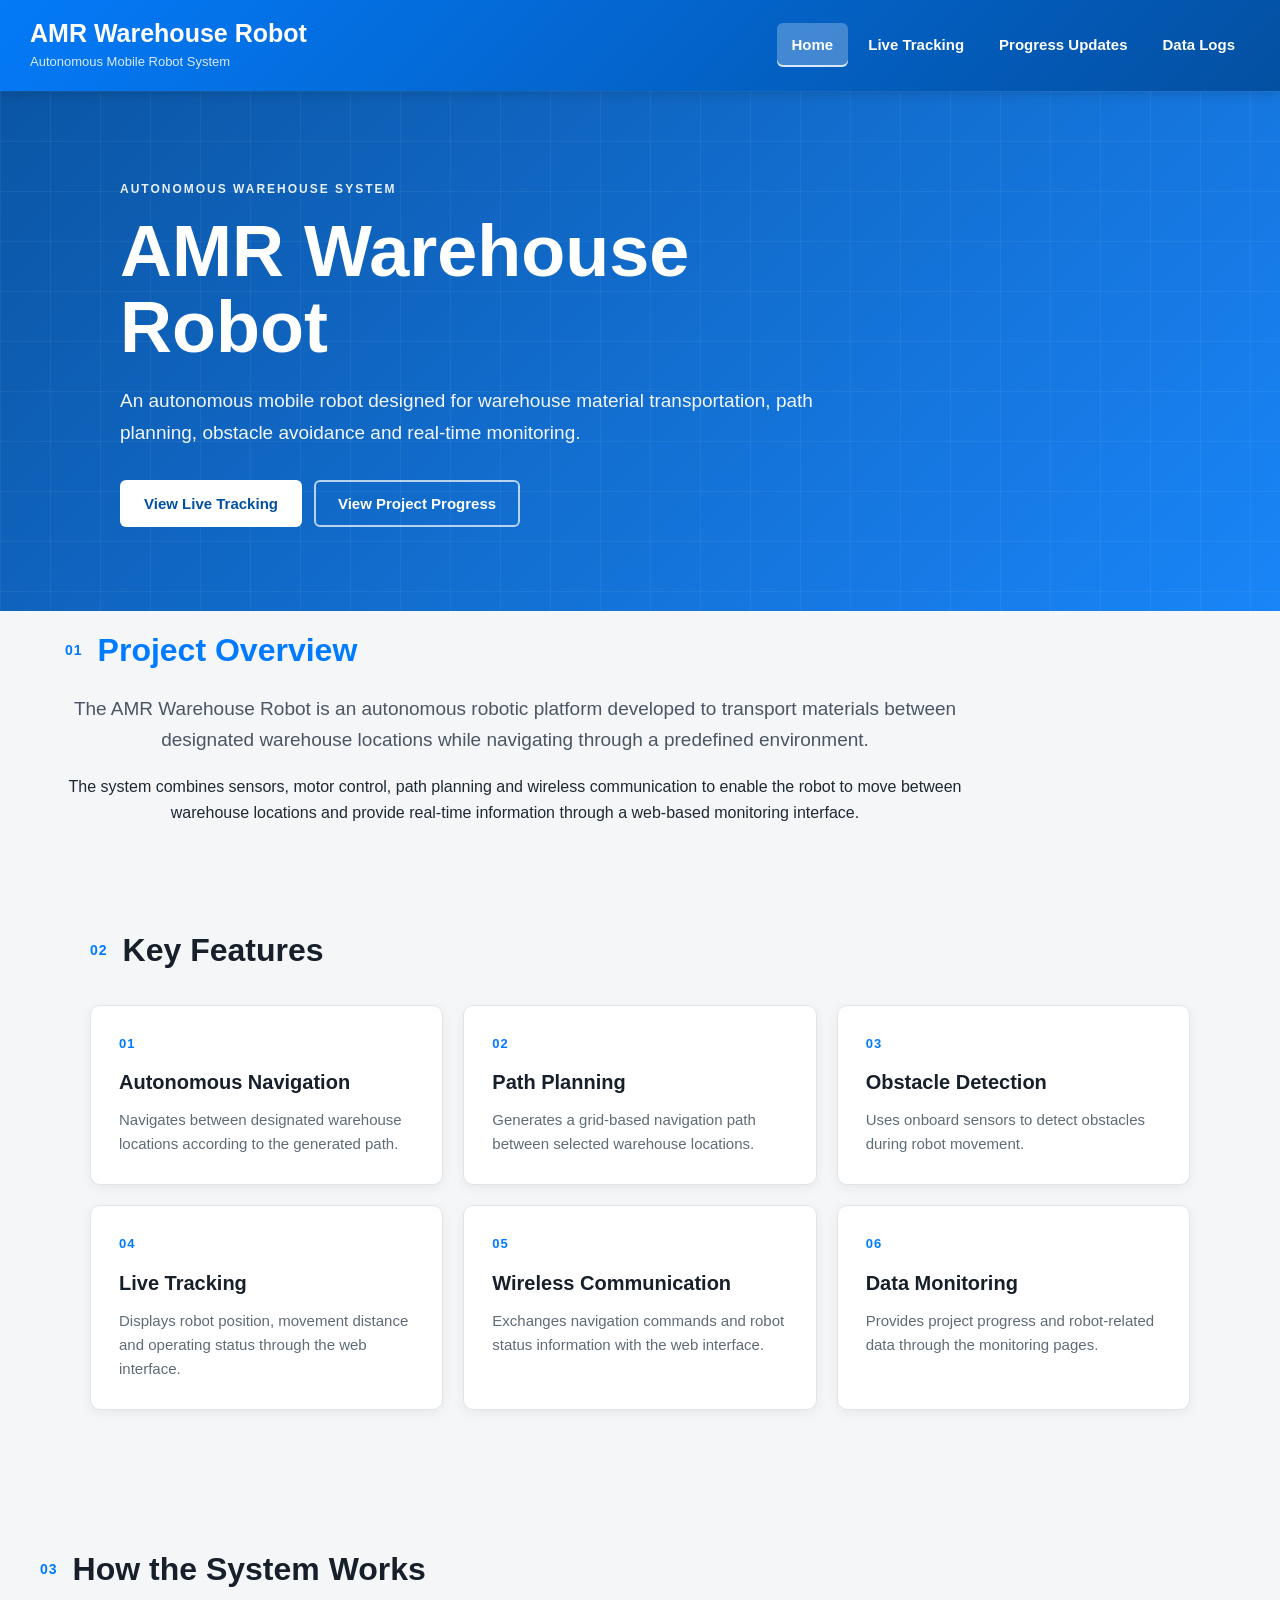
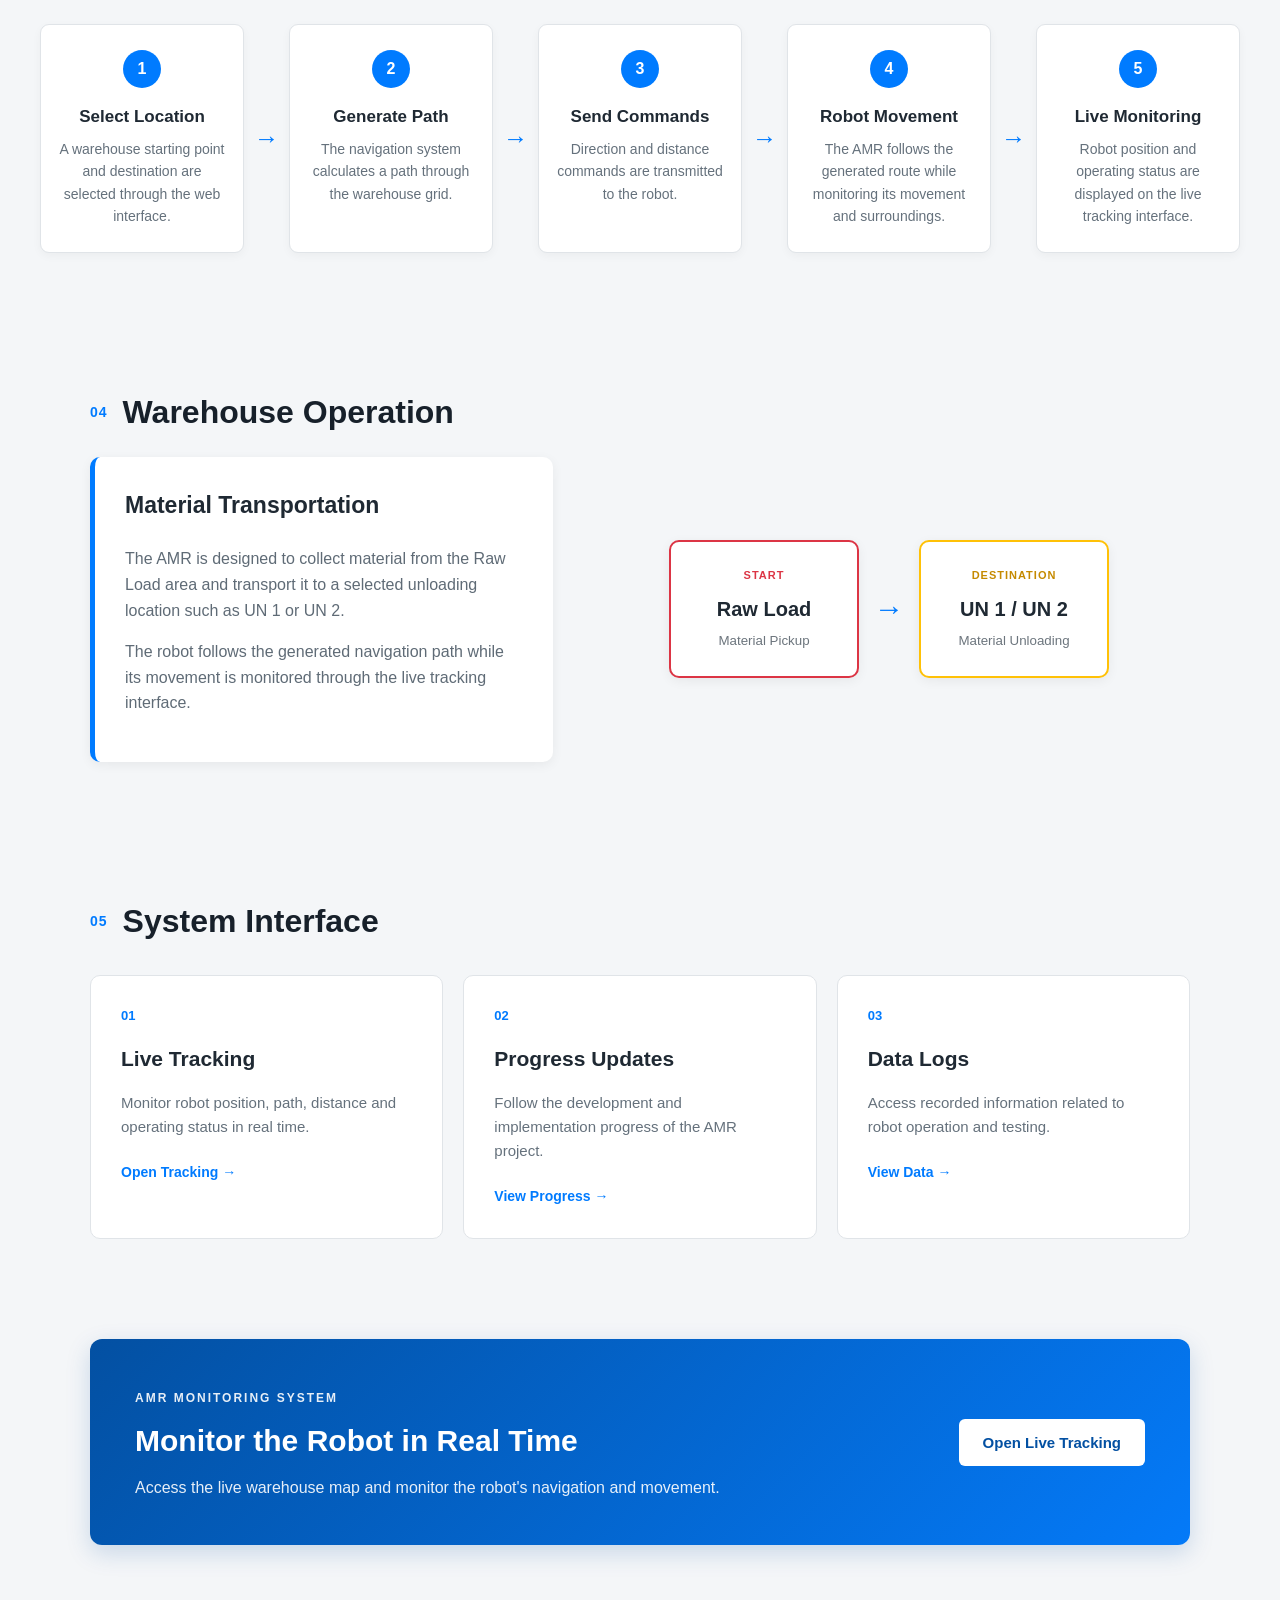
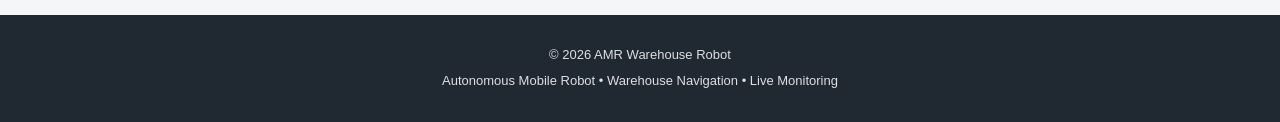
<file: index.html>
<!DOCTYPE html>
<html lang="en">
<head>
    <meta charset="UTF-8">
    <meta name="viewport" content="width=device-width, initial-scale=1.0">

    <meta name="description"
          content="AMR Warehouse Robot - Autonomous navigation, path planning, obstacle avoidance, live tracking and data monitoring.">

    <title>AMR Warehouse Robot</title>

    <link rel="stylesheet" href="style.css">
</head>

<body>

    <!-- ================= HEADER ================= -->
    <header class="site-header">

        <div class="header-container">

            <div class="logo">
                <h1>AMR Warehouse Robot</h1>
                <span>Autonomous Mobile Robot System</span>
            </div>

            <nav class="main-nav" aria-label="Main navigation">
                <a href="index.html" class="active">Home</a>
                <a href="live-tracking.html">Live Tracking</a>
                <a href="progress.html">Progress Updates</a>
                <a href="data-logs.html">Data Logs</a>
            </nav>

        </div>

    </header>


    <!-- ================= MAIN CONTENT ================= -->
    <main>

        <!-- HERO SECTION -->
        <section class="hero">

            <div class="hero-content">

                <span class="hero-label">AUTONOMOUS WAREHOUSE SYSTEM</span>

                <h2>
                    AMR Warehouse<br>
                    Robot
                </h2>

                <p>
                    An autonomous mobile robot designed for warehouse
                    material transportation, path planning, obstacle
                    avoidance and real-time monitoring.
                </p>

                <div class="hero-buttons">

                    <button
                        class="primary-btn"
                        onclick="location.href='live-tracking.html'">
                        View Live Tracking
                    </button>

                    <button
                        class="secondary-btn"
                        onclick="location.href='progress.html'">
                        View Project Progress
                    </button>

                </div>

            </div>

        </section>


        <!-- ================= PROJECT OVERVIEW ================= -->
        <section id="overview" class="content-section">

            <div class="section-heading">
                <span>01</span>
                <h2>Project Overview</h2>
            </div>

            <p class="section-intro">
                The AMR Warehouse Robot is an autonomous robotic platform
                developed to transport materials between designated
                warehouse locations while navigating through a predefined
                environment.
            </p>

            <p>
                The system combines sensors, motor control, path planning
                and wireless communication to enable the robot to move
                between warehouse locations and provide real-time
                information through a web-based monitoring interface.
            </p>

        </section>


        <!-- ================= KEY FEATURES ================= -->
        <section class="content-section">

            <div class="section-heading">
                <span>02</span>
                <h2>Key Features</h2>
            </div>

            <div class="feature-grid">

                <article class="feature-card">

                    <div class="feature-number">01</div>

                    <h3>Autonomous Navigation</h3>

                    <p>
                        Navigates between designated warehouse locations
                        according to the generated path.
                    </p>

                </article>


                <article class="feature-card">

                    <div class="feature-number">02</div>

                    <h3>Path Planning</h3>

                    <p>
                        Generates a grid-based navigation path between
                        selected warehouse locations.
                    </p>

                </article>


                <article class="feature-card">

                    <div class="feature-number">03</div>

                    <h3>Obstacle Detection</h3>

                    <p>
                        Uses onboard sensors to detect obstacles during
                        robot movement.
                    </p>

                </article>


                <article class="feature-card">

                    <div class="feature-number">04</div>

                    <h3>Live Tracking</h3>

                    <p>
                        Displays robot position, movement distance and
                        operating status through the web interface.
                    </p>

                </article>


                <article class="feature-card">

                    <div class="feature-number">05</div>

                    <h3>Wireless Communication</h3>

                    <p>
                        Exchanges navigation commands and robot status
                        information with the web interface.
                    </p>

                </article>


                <article class="feature-card">

                    <div class="feature-number">06</div>

                    <h3>Data Monitoring</h3>

                    <p>
                        Provides project progress and robot-related data
                        through the monitoring pages.
                    </p>

                </article>

            </div>

        </section>


        <!-- ================= WORKING PRINCIPLE ================= -->
        <section class="content-section working-section">

            <div class="section-heading">
                <span>03</span>
                <h2>How the System Works</h2>
            </div>

            <div class="workflow">

                <div class="workflow-step">

                    <div class="step-number">1</div>

                    <h3>Select Location</h3>

                    <p>
                        A warehouse starting point and destination are
                        selected through the web interface.
                    </p>

                </div>


                <div class="workflow-arrow">→</div>


                <div class="workflow-step">

                    <div class="step-number">2</div>

                    <h3>Generate Path</h3>

                    <p>
                        The navigation system calculates a path through
                        the warehouse grid.
                    </p>

                </div>


                <div class="workflow-arrow">→</div>


                <div class="workflow-step">

                    <div class="step-number">3</div>

                    <h3>Send Commands</h3>

                    <p>
                        Direction and distance commands are transmitted
                        to the robot.
                    </p>

                </div>


                <div class="workflow-arrow">→</div>


                <div class="workflow-step">

                    <div class="step-number">4</div>

                    <h3>Robot Movement</h3>

                    <p>
                        The AMR follows the generated route while
                        monitoring its movement and surroundings.
                    </p>

                </div>


                <div class="workflow-arrow">→</div>


                <div class="workflow-step">

                    <div class="step-number">5</div>

                    <h3>Live Monitoring</h3>

                    <p>
                        Robot position and operating status are displayed
                        on the live tracking interface.
                    </p>

                </div>

            </div>

        </section>


        <!-- ================= WAREHOUSE OPERATIONS ================= -->
        <section class="content-section">

            <div class="section-heading">
                <span>04</span>
                <h2>Warehouse Operation</h2>
            </div>

            <div class="operation-layout">

                <div class="operation-text">

                    <h3>Material Transportation</h3>

                    <p>
                        The AMR is designed to collect material from the
                        Raw Load area and transport it to a selected
                        unloading location such as UN 1 or UN 2.
                    </p>

                    <p>
                        The robot follows the generated navigation path
                        while its movement is monitored through the
                        live tracking interface.
                    </p>

                </div>


                <div class="operation-locations">

                    <div class="location-card raw-load">
                        <span>START</span>
                        <strong>Raw Load</strong>
                        <small>Material Pickup</small>
                    </div>

                    <div class="location-arrow">→</div>

                    <div class="location-card destination">
                        <span>DESTINATION</span>
                        <strong>UN 1 / UN 2</strong>
                        <small>Material Unloading</small>
                    </div>

                </div>

            </div>

        </section>


        <!-- ================= WEBSITE MODULES ================= -->
        <section class="content-section">

            <div class="section-heading">
                <span>05</span>
                <h2>System Interface</h2>
            </div>

            <div class="interface-grid">

                <a href="live-tracking.html" class="interface-card">

                    <span class="interface-icon">01</span>

                    <h3>Live Tracking</h3>

                    <p>
                        Monitor robot position, path, distance and
                        operating status in real time.
                    </p>

                    <span class="interface-link">
                        Open Tracking →
                    </span>

                </a>


                <a href="progress.html" class="interface-card">

                    <span class="interface-icon">02</span>

                    <h3>Progress Updates</h3>

                    <p>
                        Follow the development and implementation progress
                        of the AMR project.
                    </p>

                    <span class="interface-link">
                        View Progress →
                    </span>

                </a>


                <a href="data-logs.html" class="interface-card">

                    <span class="interface-icon">03</span>

                    <h3>Data Logs</h3>

                    <p>
                        Access recorded information related to robot
                        operation and testing.
                    </p>

                    <span class="interface-link">
                        View Data →
                    </span>

                </a>

            </div>

        </section>


        <!-- ================= CALL TO ACTION ================= -->
        <section class="cta-section">

            <div>

                <span class="hero-label">AMR MONITORING SYSTEM</span>

                <h2>Monitor the Robot in Real Time</h2>

                <p>
                    Access the live warehouse map and monitor the robot's
                    navigation and movement.
                </p>

            </div>

            <button
                class="primary-btn"
                onclick="location.href='live-tracking.html'">
                Open Live Tracking
            </button>

        </section>

    </main>


    <!-- ================= FOOTER ================= -->
    <footer>

        <p>
            © 2026 AMR Warehouse Robot
        </p>

        <p>
            Autonomous Mobile Robot • Warehouse Navigation • Live Monitoring
        </p>

    </footer>


</body>
</html>
</file>
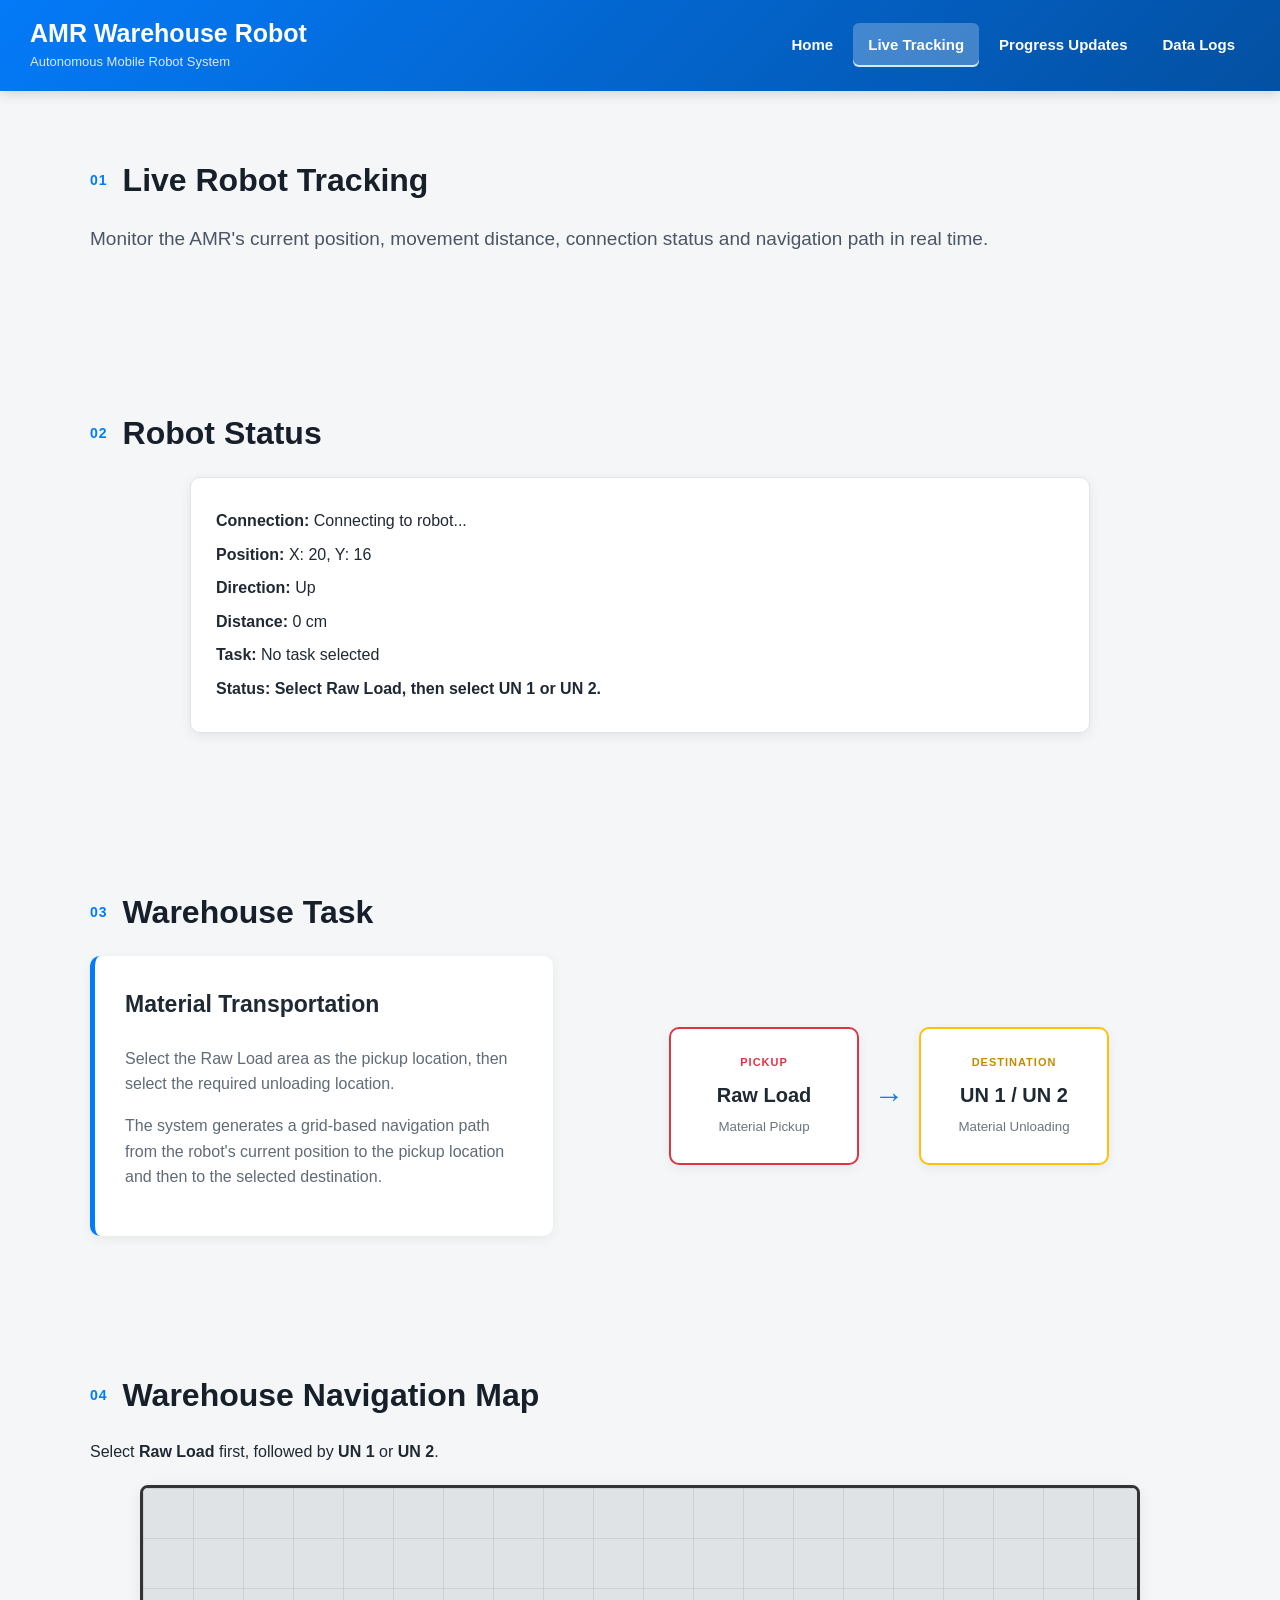
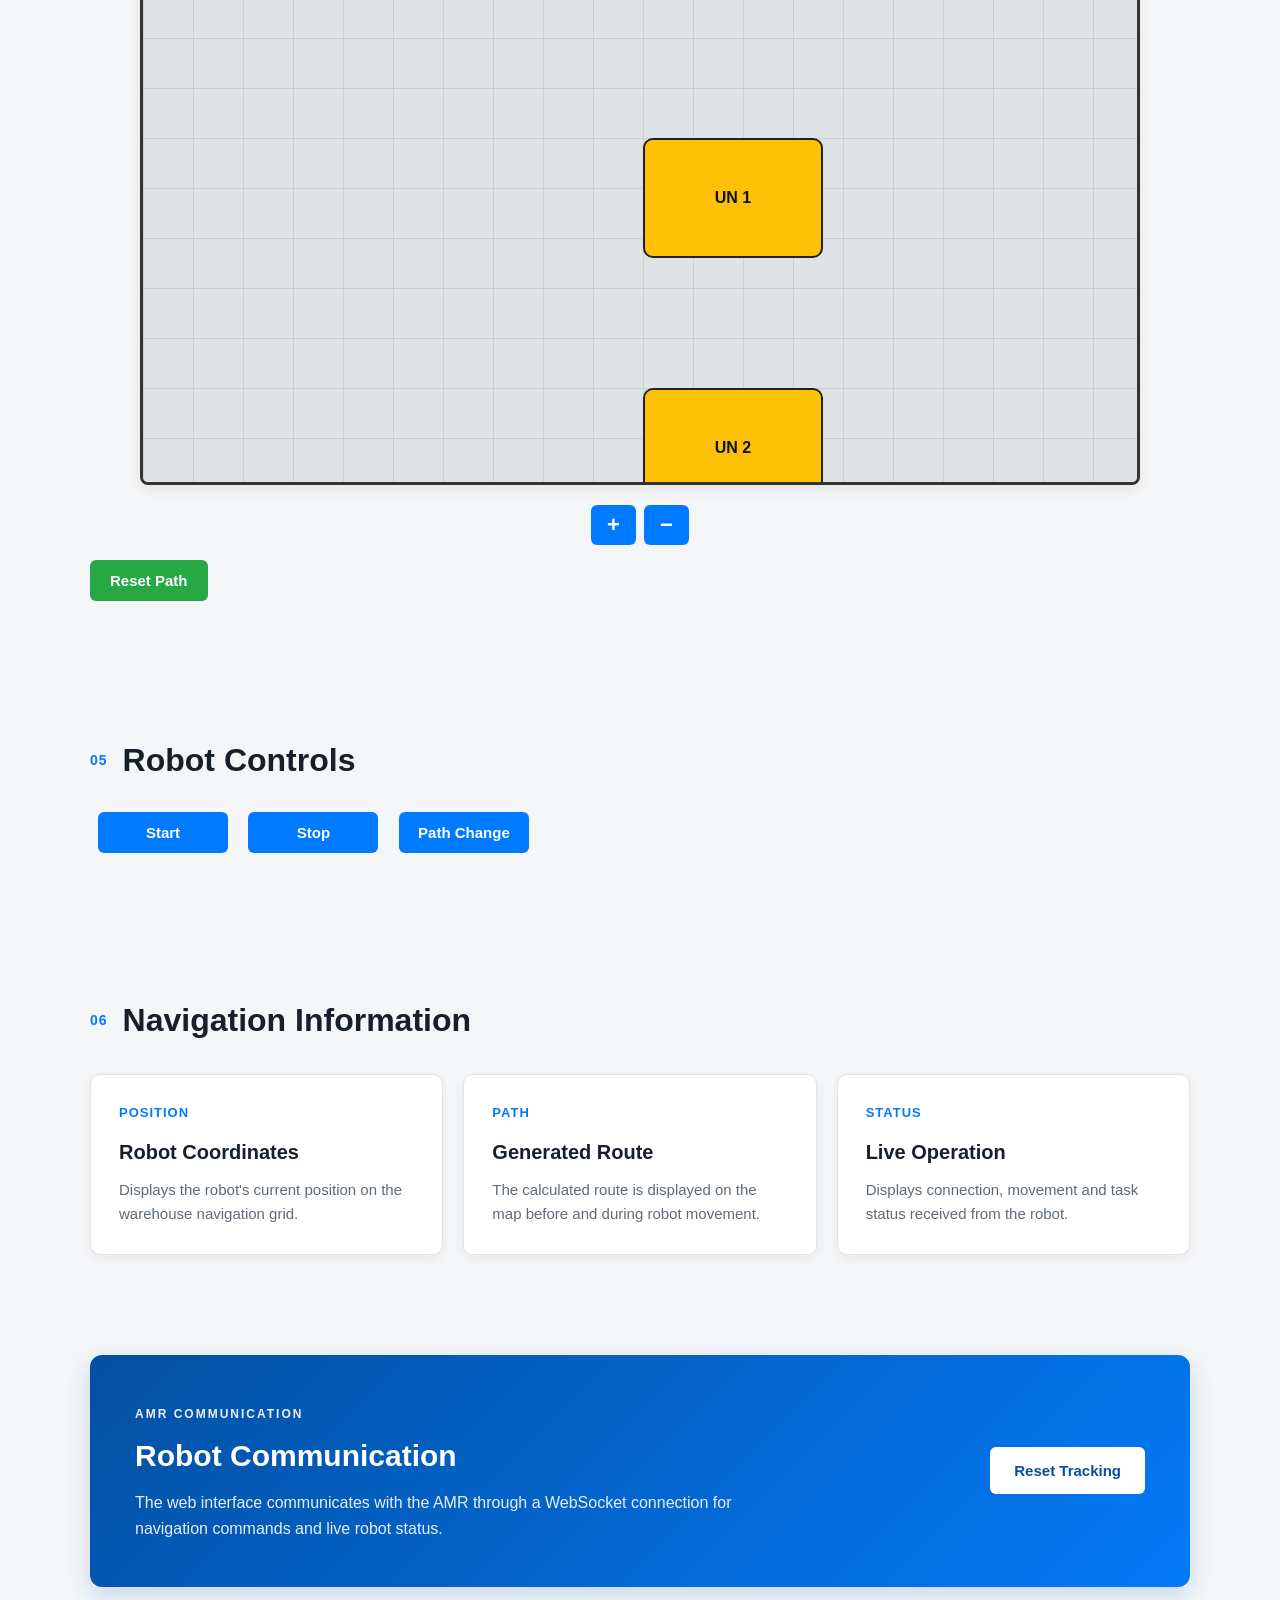
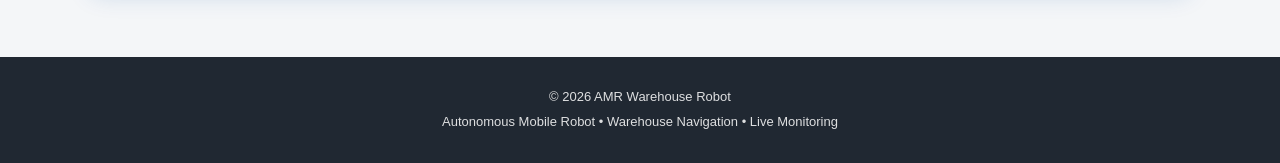
<file: live-tracking.html>
<!DOCTYPE html>
<html lang="en">

<head>
    <meta charset="UTF-8">
    <meta name="viewport" content="width=device-width, initial-scale=1.0">

    <meta name="description"
          content="Live monitoring and navigation interface for the AMR Warehouse Robot.">

    <title>AMR Robot - Live Tracking</title>

    <link rel="stylesheet" href="style.css">
    <script src="script.js" defer></script>
</head>


<body>

    <!-- =====================================================
         HEADER
         ===================================================== -->

    <header class="site-header">

        <div class="header-container">

            <div class="logo">
                <h1>AMR Warehouse Robot</h1>
                <span>Autonomous Mobile Robot System</span>
            </div>

            <nav class="main-nav" aria-label="Main navigation">

                <a href="index.html">
                    Home
                </a>

                <a href="live-tracking.html" class="active">
                    Live Tracking
                </a>

                <a href="progress.html">
                    Progress Updates
                </a>

                <a href="data-logs.html">
                    Data Logs
                </a>

            </nav>

        </div>

    </header>


    <!-- =====================================================
         MAIN
         ===================================================== -->

    <main>


        <!-- =================================================
             PAGE INTRO
             ================================================= -->

        <section class="content-section">

            <div class="section-heading">
                <span>01</span>
                <h2>Live Robot Tracking</h2>
            </div>

            <p class="section-intro">
                Monitor the AMR's current position, movement distance,
                connection status and navigation path in real time.
            </p>

        </section>


        <!-- =================================================
             ROBOT STATUS
             ================================================= -->

        <section class="content-section">

            <div class="section-heading">
                <span>02</span>
                <h2>Robot Status</h2>
            </div>


            <div class="tracking-info">

                <p>
                    <strong>Connection:</strong>

                    <span id="connection-status">
                        Connecting to robot...
                    </span>
                </p>


                <p>
                    <strong>Position:</strong>

                    <span id="position">
                        X: 20, Y: 16
                    </span>
                </p>


                <p>
                    <strong>Direction:</strong>

                    <span id="direction">
                        Up
                    </span>
                </p>


                <p>
                    <strong>Distance:</strong>

                    <span id="distance">
                        0 cm
                    </span>
                </p>


                <p>
                    <strong>Task:</strong>

                    <span id="task">
                        No task selected
                    </span>
                </p>


                <p>
                    <strong>Status:</strong>

                    <span id="status">
                        Select Raw Load, then select UN 1 or UN 2.
                    </span>
                </p>

            </div>

        </section>


        <!-- =================================================
             TASK SELECTION
             ================================================= -->

        <section class="content-section">

            <div class="section-heading">
                <span>03</span>
                <h2>Warehouse Task</h2>
            </div>


            <div class="operation-layout">

                <div class="operation-text">

                    <h3>Material Transportation</h3>

                    <p>
                        Select the Raw Load area as the pickup location,
                        then select the required unloading location.
                    </p>

                    <p>
                        The system generates a grid-based navigation path
                        from the robot's current position to the pickup
                        location and then to the selected destination.
                    </p>

                </div>


                <div class="operation-locations">

                    <div class="location-card raw-load">

                        <span>PICKUP</span>

                        <strong>Raw Load</strong>

                        <small>
                            Material Pickup
                        </small>

                    </div>


                    <div class="location-arrow">
                        →
                    </div>


                    <div class="location-card destination">

                        <span>DESTINATION</span>

                        <strong id="selected-destination">
                            UN 1 / UN 2
                        </strong>

                        <small>
                            Material Unloading
                        </small>

                    </div>

                </div>

            </div>

        </section>


        <!-- =================================================
             NAVIGATION MAP
             ================================================= -->

        <section class="content-section">

            <div class="section-heading">
                <span>04</span>
                <h2>Warehouse Navigation Map</h2>
            </div>


            <p>
                Select <strong>Raw Load</strong> first, followed by
                <strong>UN 1</strong> or <strong>UN 2</strong>.
            </p>


            <div class="map-holder">

                <div class="map-container">

                    <!-- Navigation path -->
                    <canvas
                        id="pathCanvas"
                        width="1500"
                        height="1000">
                    </canvas>


                    <!-- Raw Load -->
                    <div
                        class="block red-block"
                        id="raw-load"
                        style="left:1100px; top:100px;">

                        Raw Load

                    </div>


                    <!-- UN 1 -->
                    <div
                        class="block yellow-block"
                        id="un1"
                        style="left:500px; top:250px;">

                        UN 1

                    </div>


                    <!-- UN 2 -->
                    <div
                        class="block yellow-block"
                        id="un2"
                        style="left:500px; top:500px;">

                        UN 2

                    </div>


                    <!-- Parking -->
                    <div
                        class="block blue-block"
                        id="parking"
                        style="left:1000px; top:800px;">

                        Parking

                    </div>

                </div>

            </div>


            <!-- Map controls -->

            <div class="zoom-controls">

                <button
                    type="button"
                    onclick="zoomIn()"
                    aria-label="Zoom in">
                    +
                </button>

                <button
                    type="button"
                    onclick="zoomOut()"
                    aria-label="Zoom out">
                    −
                </button>

            </div>


            <button
                type="button"
                class="reset-btn"
                onclick="resetPath()">

                Reset Path

            </button>

        </section>


        <!-- =================================================
             ROBOT CONTROLS
             ================================================= -->

        <section class="content-section">

            <div class="section-heading">
                <span>05</span>
                <h2>Robot Controls</h2>
            </div>


            <!-- Start -->

            <div class="dropdown">

                <button type="button">
                    Start
                </button>

                <div class="dropdown-content">

                    <a
                        href="#"
                        onclick="startNow(); return false;">

                        Start Now

                    </a>

                    <a
                        href="#"
                        onclick="customStart(); return false;">

                        Start with Delay

                    </a>

                </div>

            </div>


            <!-- Stop -->

            <div class="dropdown">

                <button type="button">
                    Stop
                </button>

                <div class="dropdown-content">

                    <a
                        href="#"
                        onclick="stopNow(); return false;">

                        Stop Now

                    </a>

                    <a
                        href="#"
                        onclick="customStop(); return false;">

                        Stop with Options

                    </a>

                </div>

            </div>


            <!-- Path Change -->

            <div class="dropdown">

                <button type="button">
                    Path Change
                </button>

                <div class="dropdown-content">

                    <a
                        href="#"
                        onclick="changeDestination(); return false;">

                        Change Destination

                    </a>

                </div>

            </div>

        </section>


        <!-- =================================================
             NAVIGATION INFORMATION
             ================================================= -->

        <section class="content-section">

            <div class="section-heading">
                <span>06</span>
                <h2>Navigation Information</h2>
            </div>


            <div class="feature-grid">

                <article class="feature-card">

                    <div class="feature-number">
                        POSITION
                    </div>

                    <h3>Robot Coordinates</h3>

                    <p>
                        Displays the robot's current position on the
                        warehouse navigation grid.
                    </p>

                </article>


                <article class="feature-card">

                    <div class="feature-number">
                        PATH
                    </div>

                    <h3>Generated Route</h3>

                    <p>
                        The calculated route is displayed on the map
                        before and during robot movement.
                    </p>

                </article>


                <article class="feature-card">

                    <div class="feature-number">
                        STATUS
                    </div>

                    <h3>Live Operation</h3>

                    <p>
                        Displays connection, movement and task status
                        received from the robot.
                    </p>

                </article>

            </div>

        </section>


        <!-- =================================================
             SYSTEM STATUS
             ================================================= -->

        <section class="cta-section">

            <div>

                <span class="hero-label">
                    AMR COMMUNICATION
                </span>

                <h2>
                    Robot Communication
                </h2>

                <p>
                    The web interface communicates with the AMR through
                    a WebSocket connection for navigation commands and
                    live robot status.
                </p>

            </div>


            <button
                type="button"
                class="primary-btn"
                onclick="resetPath()">

                Reset Tracking

            </button>

        </section>

    </main>


    <!-- =====================================================
         FOOTER
         ===================================================== -->

    <footer>

        <p>
            © 2026 AMR Warehouse Robot
        </p>

        <p>
            Autonomous Mobile Robot • Warehouse Navigation • Live Monitoring
        </p>

    </footer>

</body>

</html>
</file>
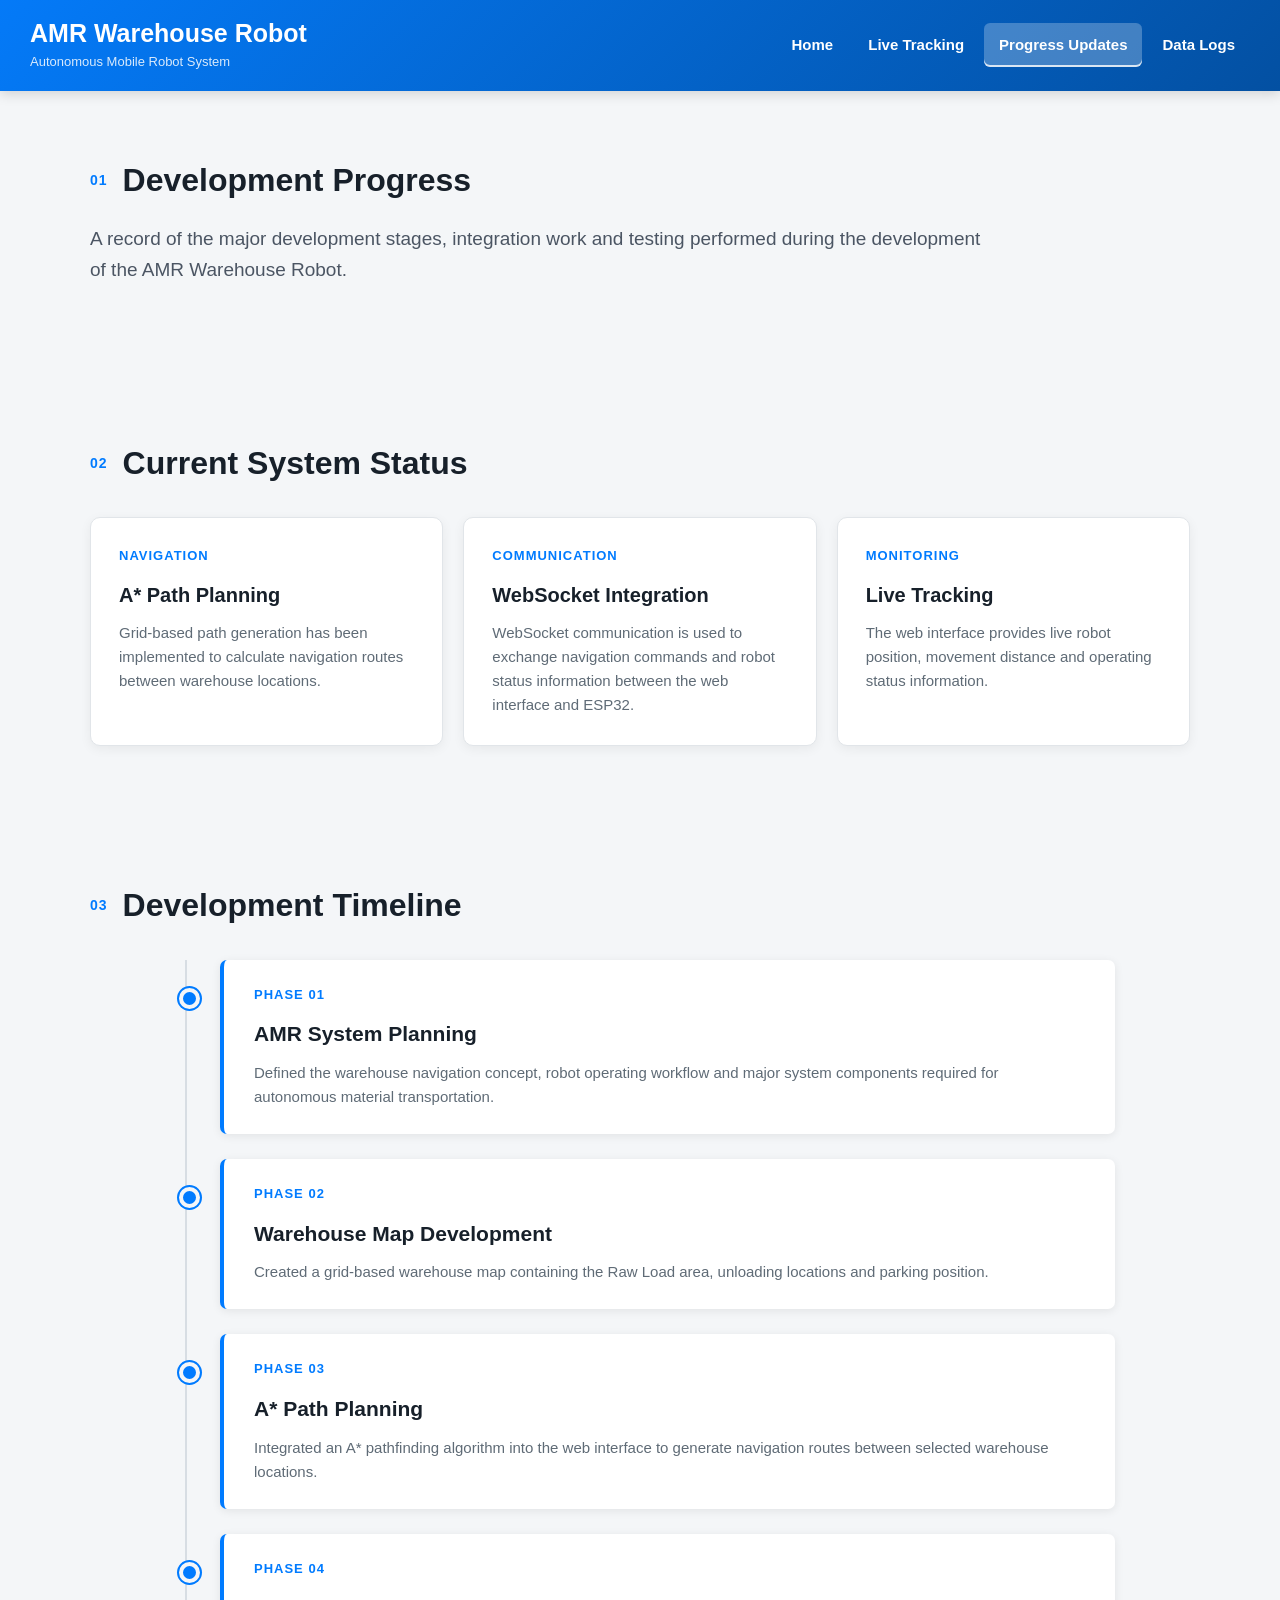
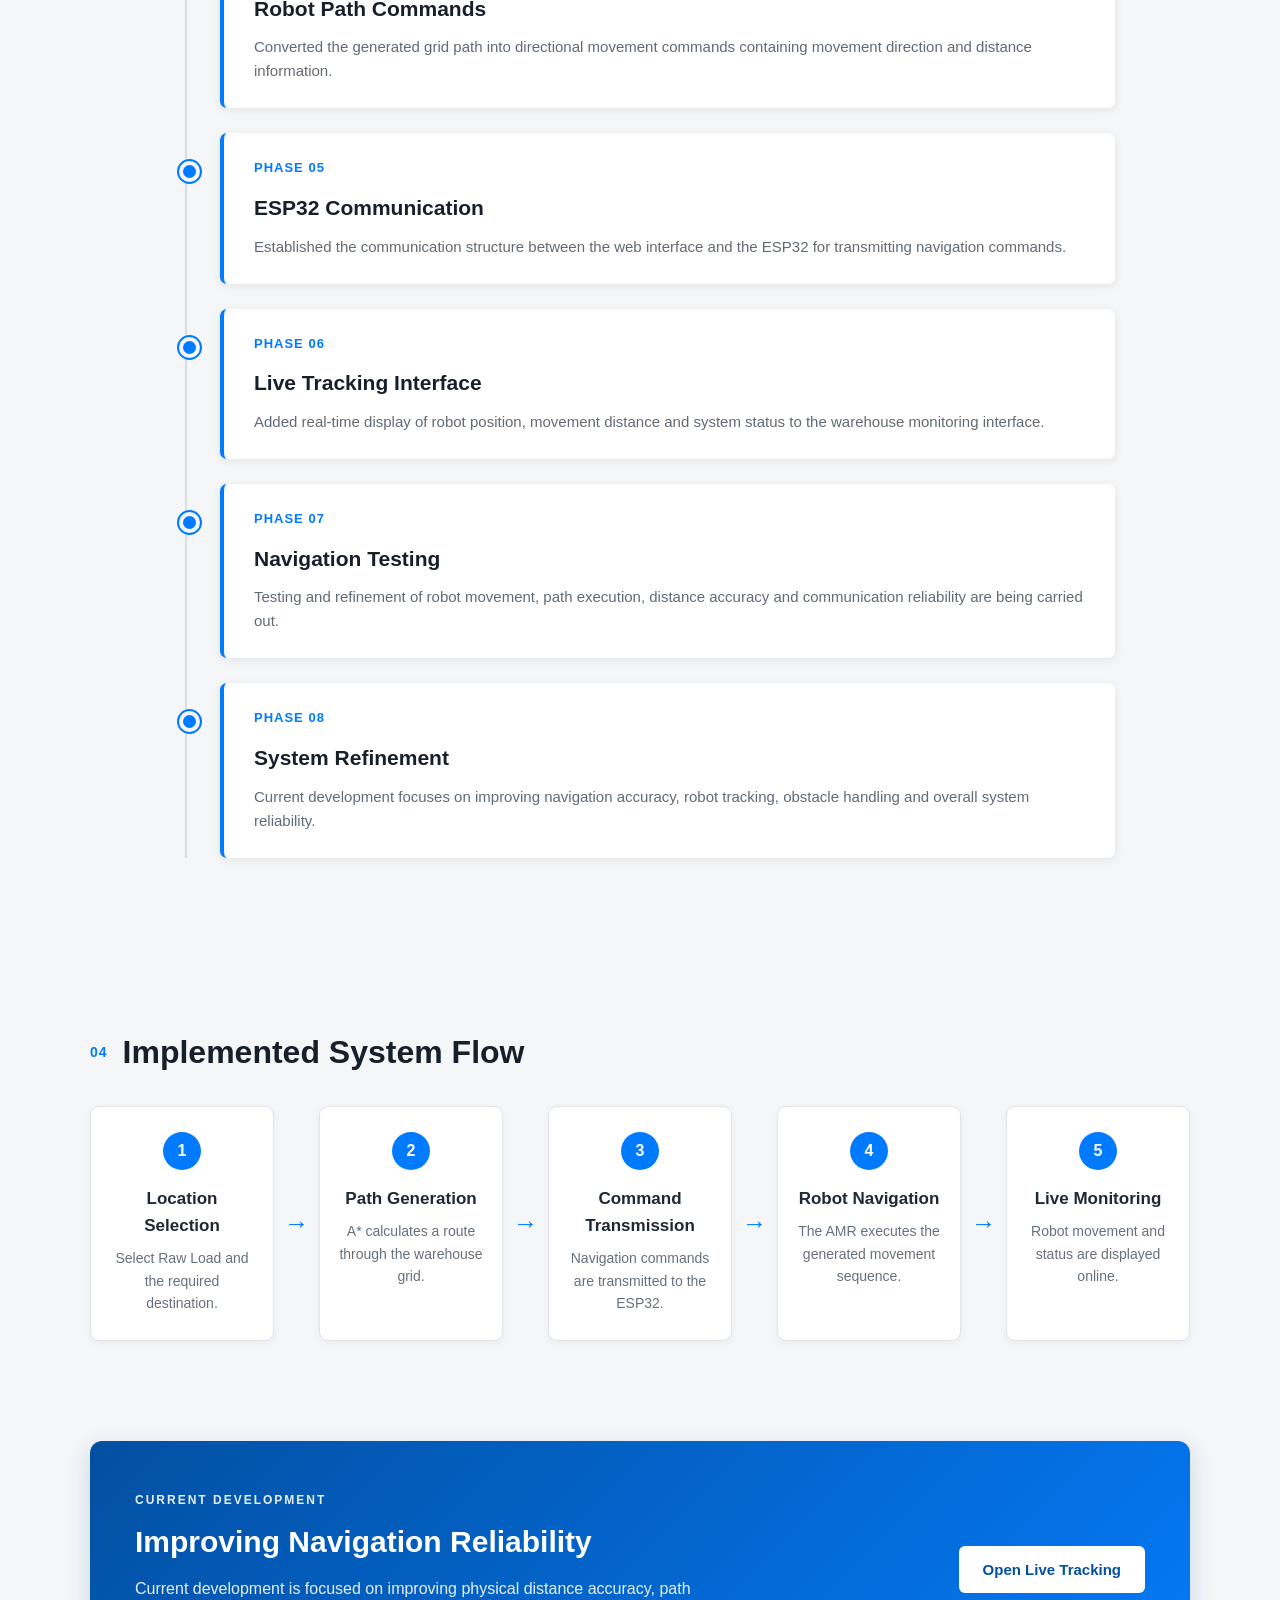
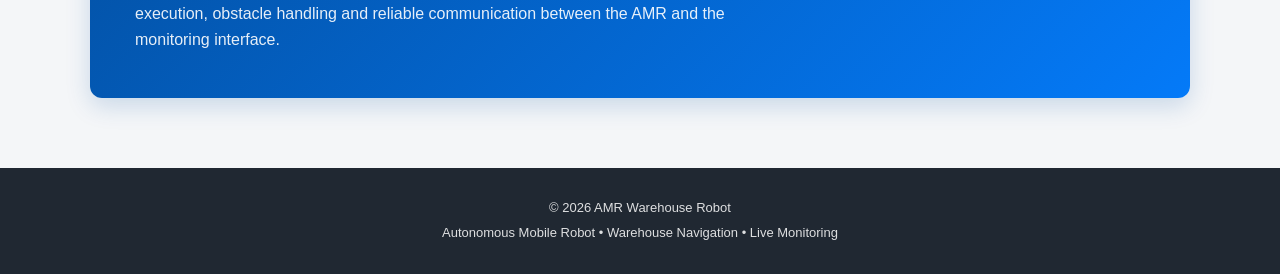
<file: progress.html>
<!DOCTYPE html>
<html lang="en">

<head>

    <meta charset="UTF-8">

    <meta
        name="viewport"
        content="width=device-width, initial-scale=1.0">

    <meta
        name="description"
        content="Development progress and implementation updates for the AMR Warehouse Robot project.">

    <title>AMR Robot - Progress Updates</title>

    <link rel="stylesheet" href="style.css">

</head>


<body>


    <!-- =====================================================
         HEADER
         ===================================================== -->

    <header class="site-header">

        <div class="header-container">


            <div class="logo">

                <h1>
                    AMR Warehouse Robot
                </h1>

                <span>
                    Autonomous Mobile Robot System
                </span>

            </div>


            <nav
                class="main-nav"
                aria-label="Main navigation">

                <a href="index.html">
                    Home
                </a>

                <a href="live-tracking.html">
                    Live Tracking
                </a>

                <a
                    href="progress.html"
                    class="active">

                    Progress Updates

                </a>

                <a href="data-logs.html">
                    Data Logs
                </a>

            </nav>

        </div>

    </header>



    <!-- =====================================================
         MAIN
         ===================================================== -->

    <main>


        <!-- =================================================
             PAGE INTRO
             ================================================= -->

        <section class="content-section">

            <div class="section-heading">

                <span>
                    01
                </span>

                <h2>
                    Development Progress
                </h2>

            </div>


            <p class="section-intro">

                A record of the major development stages,
                integration work and testing performed during
                the development of the AMR Warehouse Robot.

            </p>

        </section>



        <!-- =================================================
             CURRENT STATUS
             ================================================= -->

        <section class="content-section">

            <div class="section-heading">

                <span>
                    02
                </span>

                <h2>
                    Current System Status
                </h2>

            </div>


            <div class="feature-grid">


                <article class="feature-card">

                    <div class="feature-number">
                        NAVIGATION
                    </div>

                    <h3>
                        A* Path Planning
                    </h3>

                    <p>
                        Grid-based path generation has been
                        implemented to calculate navigation routes
                        between warehouse locations.
                    </p>

                </article>



                <article class="feature-card">

                    <div class="feature-number">
                        COMMUNICATION
                    </div>

                    <h3>
                        WebSocket Integration
                    </h3>

                    <p>
                        WebSocket communication is used to exchange
                        navigation commands and robot status
                        information between the web interface
                        and ESP32.
                    </p>

                </article>



                <article class="feature-card">

                    <div class="feature-number">
                        MONITORING
                    </div>

                    <h3>
                        Live Tracking
                    </h3>

                    <p>
                        The web interface provides live robot
                        position, movement distance and operating
                        status information.
                    </p>

                </article>

            </div>

        </section>



        <!-- =================================================
             DEVELOPMENT TIMELINE
             ================================================= -->

        <section class="content-section">

            <div class="section-heading">

                <span>
                    03
                </span>

                <h2>
                    Development Timeline
                </h2>

            </div>


            <div class="progress-timeline">


                <!-- STEP 01 -->

                <article class="progress-log">

                    <div class="feature-number">
                        PHASE 01
                    </div>

                    <h3>
                        AMR System Planning
                    </h3>

                    <p>
                        Defined the warehouse navigation concept,
                        robot operating workflow and major system
                        components required for autonomous material
                        transportation.
                    </p>

                </article>



                <!-- STEP 02 -->

                <article class="progress-log">

                    <div class="feature-number">
                        PHASE 02
                    </div>

                    <h3>
                        Warehouse Map Development
                    </h3>

                    <p>
                        Created a grid-based warehouse map containing
                        the Raw Load area, unloading locations and
                        parking position.
                    </p>

                </article>



                <!-- STEP 03 -->

                <article class="progress-log">

                    <div class="feature-number">
                        PHASE 03
                    </div>

                    <h3>
                        A* Path Planning
                    </h3>

                    <p>
                        Integrated an A* pathfinding algorithm into
                        the web interface to generate navigation
                        routes between selected warehouse locations.
                    </p>

                </article>



                <!-- STEP 04 -->

                <article class="progress-log">

                    <div class="feature-number">
                        PHASE 04
                    </div>

                    <h3>
                        Robot Path Commands
                    </h3>

                    <p>
                        Converted the generated grid path into
                        directional movement commands containing
                        movement direction and distance information.
                    </p>

                </article>



                <!-- STEP 05 -->

                <article class="progress-log">

                    <div class="feature-number">
                        PHASE 05
                    </div>

                    <h3>
                        ESP32 Communication
                    </h3>

                    <p>
                        Established the communication structure between
                        the web interface and the ESP32 for transmitting
                        navigation commands.
                    </p>

                </article>



                <!-- STEP 06 -->

                <article class="progress-log">

                    <div class="feature-number">
                        PHASE 06
                    </div>

                    <h3>
                        Live Tracking Interface
                    </h3>

                    <p>
                        Added real-time display of robot position,
                        movement distance and system status to the
                        warehouse monitoring interface.
                    </p>

                </article>



                <!-- STEP 07 -->

                <article class="progress-log">

                    <div class="feature-number">
                        PHASE 07
                    </div>

                    <h3>
                        Navigation Testing
                    </h3>

                    <p>
                        Testing and refinement of robot movement,
                        path execution, distance accuracy and
                        communication reliability are being carried
                        out.
                    </p>

                </article>



                <!-- STEP 08 -->

                <article class="progress-log">

                    <div class="feature-number">
                        PHASE 08
                    </div>

                    <h3>
                        System Refinement
                    </h3>

                    <p>
                        Current development focuses on improving
                        navigation accuracy, robot tracking,
                        obstacle handling and overall system
                        reliability.
                    </p>

                </article>

            </div>

        </section>



        <!-- =================================================
             SYSTEM WORKFLOW
             ================================================= -->

        <section class="content-section">

            <div class="section-heading">

                <span>
                    04
                </span>

                <h2>
                    Implemented System Flow
                </h2>

            </div>


            <div class="workflow">


                <div class="workflow-step">

                    <div class="step-number">
                        1
                    </div>

                    <h3>
                        Location Selection
                    </h3>

                    <p>
                        Select Raw Load and the required destination.
                    </p>

                </div>


                <div class="workflow-arrow">
                    →
                </div>


                <div class="workflow-step">

                    <div class="step-number">
                        2
                    </div>

                    <h3>
                        Path Generation
                    </h3>

                    <p>
                        A* calculates a route through the warehouse grid.
                    </p>

                </div>


                <div class="workflow-arrow">
                    →
                </div>


                <div class="workflow-step">

                    <div class="step-number">
                        3
                    </div>

                    <h3>
                        Command Transmission
                    </h3>

                    <p>
                        Navigation commands are transmitted to the ESP32.
                    </p>

                </div>


                <div class="workflow-arrow">
                    →
                </div>


                <div class="workflow-step">

                    <div class="step-number">
                        4
                    </div>

                    <h3>
                        Robot Navigation
                    </h3>

                    <p>
                        The AMR executes the generated movement sequence.
                    </p>

                </div>


                <div class="workflow-arrow">
                    →
                </div>


                <div class="workflow-step">

                    <div class="step-number">
                        5
                    </div>

                    <h3>
                        Live Monitoring
                    </h3>

                    <p>
                        Robot movement and status are displayed online.
                    </p>

                </div>

            </div>

        </section>



        <!-- =================================================
             CURRENT DEVELOPMENT
             ================================================= -->

        <section class="cta-section">

            <div>

                <span class="hero-label">
                    CURRENT DEVELOPMENT
                </span>

                <h2>
                    Improving Navigation Reliability
                </h2>

                <p>
                    Current development is focused on improving
                    physical distance accuracy, path execution,
                    obstacle handling and reliable communication
                    between the AMR and the monitoring interface.
                </p>

            </div>


            <button
                type="button"
                class="primary-btn"
                onclick="location.href='live-tracking.html'">

                Open Live Tracking

            </button>

        </section>


    </main>



    <!-- =====================================================
         FOOTER
         ===================================================== -->

    <footer>

        <p>
            © 2026 AMR Warehouse Robot
        </p>

        <p>
            Autonomous Mobile Robot • Warehouse Navigation •
            Live Monitoring
        </p>

    </footer>


</body>

</html>
</file>
<file: style.css>
/* =========================================================
   AMR WAREHOUSE ROBOT
   MAIN STYLESHEET
   ========================================================= */


/* =========================================================
   GLOBAL
   ========================================================= */

* {
    box-sizing: border-box;
}

html {
    scroll-behavior: smooth;
}

body {
    margin: 0;
    padding: 0;

    font-family:
        Arial,
        Helvetica,
        sans-serif;

    background: #f4f6f8;

    color: #1f2933;

    line-height: 1.6;
}

a {
    text-decoration: none;
}

button {
    font-family: inherit;
}

img {
    max-width: 100%;
    height: auto;
}


/* =========================================================
   HEADER
   ========================================================= */

.site-header {
    background:
        linear-gradient(
            135deg,
            #047af8,
            #0350a2
        );

    color: white;

    padding: 18px 30px;

    box-shadow:
        0 3px 12px rgba(0, 0, 0, 0.15);

    position: relative;

    z-index: 1000;
}

.header-container {
    max-width: 1250px;

    margin: auto;

    display: flex;

    justify-content: space-between;

    align-items: center;

    gap: 30px;
}


/* =========================================================
   LOGO
   ========================================================= */

.logo {
    text-align: left;
}

.logo h1 {
    margin: 0;

    font-size: 25px;

    font-weight: 700;

    line-height: 1.2;
}

.logo span {
    display: block;

    margin-top: 4px;

    font-size: 13px;

    opacity: 0.85;
}


/* =========================================================
   NAVIGATION
   ========================================================= */

.main-nav {
    display: flex;

    align-items: center;

    justify-content: center;

    gap: 5px;
}

.main-nav a {
    color: white;

    padding: 10px 15px;

    border-radius: 6px;

    font-size: 15px;

    font-weight: 600;

    transition:
        background 0.25s ease,
        transform 0.25s ease;
}

.main-nav a:hover {
    background:
        rgba(255, 255, 255, 0.16);
}

.main-nav a.active {
    background:
        rgba(255, 255, 255, 0.25);

    box-shadow:
        inset 0 -2px 0 rgba(255, 255, 255, 0.8);
}


/* =========================================================
   HERO
   ========================================================= */

.hero {
    min-height: 520px;

    display: flex;

    align-items: center;

    color: white;

    background:
        linear-gradient(
            135deg,
            rgba(3, 80, 162, 0.97),
            rgba(4, 122, 248, 0.91)
        );

    position: relative;

    overflow: hidden;
}


/* Decorative grid */

.hero::before {
    content: "";

    position: absolute;

    inset: 0;

    background-image:
        linear-gradient(
            rgba(255, 255, 255, 0.05) 1px,
            transparent 1px
        ),
        linear-gradient(
            90deg,
            rgba(255, 255, 255, 0.05) 1px,
            transparent 1px
        );

    background-size:
        50px 50px;

    pointer-events: none;
}

.hero-content {
    width: 100%;

    max-width: 1100px;

    margin: auto;

    padding: 80px 30px;

    text-align: left;

    position: relative;

    z-index: 1;
}

.hero-label {
    display: inline-block;

    font-size: 12px;

    font-weight: 700;

    letter-spacing: 2px;

    margin-bottom: 15px;

    opacity: 0.9;
}

.hero h2 {
    margin: 0 0 20px;

    font-size:
        clamp(42px, 6vw, 72px);

    line-height: 1.05;

    font-weight: 800;
}

.hero p {
    max-width: 720px;

    font-size: 19px;

    line-height: 1.7;

    margin: 0 0 30px;

    opacity: 0.95;
}


/* =========================================================
   HERO BUTTONS
   ========================================================= */

.hero-buttons {
    display: flex;

    flex-wrap: wrap;

    gap: 12px;
}

.primary-btn,
.secondary-btn {
    display: inline-block;

    padding: 13px 22px;

    border-radius: 6px;

    border: 2px solid transparent;

    font-size: 15px;

    font-weight: 700;

    cursor: pointer;

    transition:
        transform 0.25s ease,
        box-shadow 0.25s ease,
        background 0.25s ease;
}

.primary-btn {
    background: white;

    color: #0350a2;
}

.primary-btn:hover {
    transform: translateY(-2px);

    box-shadow:
        0 6px 18px rgba(0, 0, 0, 0.2);
}

.secondary-btn {
    background: transparent;

    color: white;

    border-color:
        rgba(255, 255, 255, 0.7);
}

.secondary-btn:hover {
    background:
        rgba(255, 255, 255, 0.12);
}


/* =========================================================
   CONTENT SECTIONS
   ========================================================= */

.content-section {
    max-width: 1150px;

    margin: auto;

    padding: 70px 25px;
}

.section-heading {
    display: flex;

    align-items: center;

    gap: 15px;

    margin-bottom: 25px;
}

.section-heading span {
    color: #007bff;

    font-size: 14px;

    font-weight: 800;

    letter-spacing: 1px;
}

.section-heading h2 {
    margin: 0;

    font-size: 32px;

    line-height: 1.2;

    color: #17202a;
}

.section-intro {
    max-width: 900px;

    font-size: 19px;

    font-weight: 500;

    color: #4b5563;
}

.content-section > p {
    max-width: 900px;
}


/* =========================================================
   FEATURES
   ========================================================= */

.feature-grid {
    display: grid;

    grid-template-columns:
        repeat(3, 1fr);

    gap: 20px;

    margin-top: 35px;
}

.feature-card {
    background: white;

    padding: 28px;

    border-radius: 10px;

    border: 1px solid #e1e5e9;

    box-shadow:
        0 3px 12px rgba(0, 0, 0, 0.06);

    transition:
        transform 0.25s ease,
        box-shadow 0.25s ease;
}

.feature-card:hover {
    transform: translateY(-5px);

    box-shadow:
        0 10px 25px rgba(0, 0, 0, 0.1);
}

.feature-number {
    color: #007bff;

    font-size: 13px;

    font-weight: 800;

    letter-spacing: 1px;

    margin-bottom: 12px;
}

.feature-card h3 {
    margin: 0 0 10px;

    font-size: 20px;

    color: #17202a;
}

.feature-card p {
    margin: 0;

    color: #5f6b76;

    font-size: 15px;
}


/* =========================================================
   WORKFLOW
   ========================================================= */

.working-section {
    max-width: 1250px;
}

.workflow {
    display: flex;

    align-items: stretch;

    gap: 10px;

    margin-top: 35px;
}

.workflow-step {
    flex: 1;

    background: white;

    padding: 25px 18px;

    border-radius: 9px;

    border: 1px solid #e0e4e8;

    text-align: center;

    box-shadow:
        0 3px 10px rgba(0, 0, 0, 0.04);
}

.step-number {
    width: 38px;
    height: 38px;

    margin: 0 auto 15px;

    display: flex;

    align-items: center;

    justify-content: center;

    border-radius: 50%;

    background: #007bff;

    color: white;

    font-weight: bold;
}

.workflow-step h3 {
    font-size: 17px;

    margin: 0 0 8px;
}

.workflow-step p {
    margin: 0;

    font-size: 14px;

    color: #65717c;
}

.workflow-arrow {
    display: flex;

    align-items: center;

    justify-content: center;

    color: #007bff;

    font-size: 25px;

    font-weight: bold;
}


/* =========================================================
   WAREHOUSE OPERATION
   ========================================================= */

.operation-layout {
    display: grid;

    grid-template-columns:
        1fr 1.3fr;

    gap: 35px;

    align-items: center;
}

.operation-text {
    background: white;

    padding: 30px;

    border-radius: 10px;

    border-left: 5px solid #007bff;

    box-shadow:
        0 3px 12px rgba(0, 0, 0, 0.06);
}

.operation-text h3 {
    margin-top: 0;

    font-size: 23px;
}

.operation-text p {
    color: #5f6b76;
}


/* =========================================================
   LOCATION FLOW
   ========================================================= */

.operation-locations {
    display: flex;

    align-items: center;

    justify-content: center;

    gap: 15px;
}

.location-card {
    min-width: 190px;

    padding: 25px 20px;

    text-align: center;

    background: white;

    border-radius: 10px;

    border: 2px solid #ddd;

    box-shadow:
        0 3px 12px rgba(0, 0, 0, 0.06);
}

.location-card span {
    display: block;

    font-size: 11px;

    font-weight: 800;

    letter-spacing: 1px;

    margin-bottom: 8px;
}

.location-card strong {
    display: block;

    font-size: 20px;
}

.location-card small {
    display: block;

    margin-top: 5px;

    color: #6c757d;
}

.raw-load {
    border-color: #dc3545;
}

.raw-load span {
    color: #dc3545;
}

.destination {
    border-color: #ffc107;
}

.destination span {
    color: #c58a00;
}

.location-arrow {
    font-size: 30px;

    color: #007bff;

    font-weight: bold;
}


/* =========================================================
   INTERFACE MODULES
   ========================================================= */

.interface-grid {
    display: grid;

    grid-template-columns:
        repeat(3, 1fr);

    gap: 20px;

    margin-top: 35px;
}

.interface-card {
    display: block;

    background: white;

    padding: 30px;

    border-radius: 10px;

    border: 1px solid #e0e4e8;

    color: #1f2933;

    transition:
        transform 0.25s ease,
        box-shadow 0.25s ease;
}

.interface-card:hover {
    transform: translateY(-5px);

    box-shadow:
        0 10px 25px rgba(0, 0, 0, 0.1);
}

.interface-icon {
    display: block;

    color: #007bff;

    font-size: 13px;

    font-weight: 800;

    margin-bottom: 15px;
}

.interface-card h3 {
    margin: 0 0 10px;

    font-size: 21px;
}

.interface-card p {
    color: #65717c;

    font-size: 15px;

    margin-bottom: 20px;
}

.interface-link {
    color: #007bff;

    font-size: 14px;

    font-weight: 700;
}


/* =========================================================
   CTA
   ========================================================= */

.cta-section {
    max-width: 1100px;

    margin: 30px auto 70px;

    padding: 45px;

    display: flex;

    justify-content: space-between;

    align-items: center;

    gap: 30px;

    border-radius: 12px;

    background:
        linear-gradient(
            135deg,
            #0350a2,
            #047af8
        );

    color: white;

    box-shadow:
        0 8px 25px rgba(3, 80, 162, 0.18);
}

.cta-section .hero-label {
    margin-bottom: 8px;
}

.cta-section h2 {
    margin: 0 0 10px;

    font-size: 30px;
}

.cta-section p {
    margin: 0;

    max-width: 600px;

    opacity: 0.9;
}


/* =========================================================
   LIVE TRACKING
   ========================================================= */

.tracking-info {
    max-width: 900px;

    margin: 20px auto;

    padding: 22px 25px;

    background: white;

    border-radius: 10px;

    border: 1px solid #e1e5e9;

    box-shadow:
        0 3px 12px rgba(0, 0, 0, 0.07);
}

.tracking-info p {
    margin: 8px 0;
}

#status {
    font-weight: 700;
}


/* =========================================================
   MAP
   ========================================================= */

.map-holder {
    width: min(95%, 1000px);

    height: 600px;

    margin: 20px auto;

    position: relative;

    background: white;

    border: 3px solid #333;

    border-radius: 8px;

    overflow: auto;

    box-shadow:
        0 4px 15px rgba(0, 0, 0, 0.08);
}

.map-container {
    width: 1500px;

    height: 1000px;

    position: absolute;

    top: 0;

    left: 0;

    background-color: #dfe3e6;

    background-image:
        linear-gradient(
            rgba(0, 0, 0, 0.08) 1px,
            transparent 1px
        ),
        linear-gradient(
            90deg,
            rgba(0, 0, 0, 0.08) 1px,
            transparent 1px
        );

    background-size:
        50px 50px;
}


/* =========================================================
   WAREHOUSE BLOCKS
   ========================================================= */

.block {
    width: 180px;

    height: 120px;

    position: absolute;

    display: flex;

    align-items: center;

    justify-content: center;

    text-align: center;

    font-weight: bold;

    border-radius: 10px;

    border: 2px solid #222;

    cursor: pointer;

    user-select: none;

    transition:
        transform 0.25s ease,
        box-shadow 0.25s ease,
        outline 0.25s ease;
}

.block:hover {
    transform: scale(1.04);

    box-shadow:
        0 5px 15px rgba(0, 0, 0, 0.25);
}

.block.selected {
    outline:
        5px solid #007bff;

    box-shadow:
        0 0 20px rgba(0, 123, 255, 0.6);
}

.red-block {
    background: #dc3545;

    color: white;
}

.yellow-block {
    background: #ffc107;

    color: #111;
}

.blue-block {
    background: #0069d9;

    color: white;
}


/* =========================================================
   PATH CANVAS
   ========================================================= */

#pathCanvas {
    position: absolute;

    top: 0;

    left: 0;

    pointer-events: none;

    z-index: 10;
}


/* =========================================================
   ZOOM CONTROLS
   ========================================================= */

.zoom-controls {
    margin: 15px auto;

    display: flex;

    justify-content: center;

    gap: 8px;
}

.zoom-controls button {
    width: 45px;

    height: 40px;

    padding: 0;

    font-size: 22px;

    font-weight: bold;

    background: #007bff;

    color: white;

    border: none;

    border-radius: 6px;

    cursor: pointer;

    transition:
        background 0.2s ease,
        transform 0.2s ease;
}

.zoom-controls button:hover {
    background: #0056b3;

    transform: translateY(-1px);
}


/* =========================================================
   DROPDOWN MENUS
   ========================================================= */

.dropdown {
    display: inline-block;

    position: relative;

    margin: 8px;
}

.dropdown button {
    min-width: 130px;

    padding: 12px 18px;

    background: #007bff;

    color: white;

    border: none;

    border-radius: 6px;

    font-size: 15px;

    font-weight: bold;

    cursor: pointer;

    transition:
        background 0.2s ease;
}

.dropdown button:hover {
    background: #0056b3;
}

.dropdown-content {
    display: none;

    position: absolute;

    top: 100%;

    left: 0;

    min-width: 190px;

    background: white;

    border-radius: 6px;

    overflow: hidden;

    box-shadow:
        0 8px 20px rgba(0, 0, 0, 0.18);

    z-index: 100;
}

.dropdown-content a {
    display: block;

    padding: 12px 15px;

    color: #222;

    text-align: left;

    font-size: 14px;

    transition:
        background 0.2s ease,
        color 0.2s ease;
}

.dropdown-content a:hover {
    background: #f1f3f5;

    color: #007bff;
}

.dropdown:hover .dropdown-content {
    display: block;
}


/* =========================================================
   RESET BUTTON
   ========================================================= */

.reset-btn {
    padding: 12px 20px;

    background: #28a745;

    color: white;

    border: none;

    border-radius: 6px;

    font-size: 15px;

    font-weight: bold;

    cursor: pointer;

    transition:
        background 0.2s ease,
        transform 0.2s ease;
}

.reset-btn:hover {
    background: #218838;

    transform: translateY(-1px);
}


/* =========================================================
   DATA LOGS / CHARTS
   ========================================================= */

.chart-container {
    width: 100%;

    max-width: 1000px;

    height: 400px;

    margin: 25px auto;

    padding: 10px;

    background: white;

    border-radius: 10px;

    border: 1px solid #e1e5e9;

    box-shadow:
        0 3px 12px rgba(0, 0, 0, 0.07);
}


/* Compatibility with old chart */

#chart_div {
    width: 95%;

    max-width: 900px;

    height: 500px;

    margin: 25px auto;

    padding: 15px;

    background: white;

    border-radius: 10px;

    box-shadow:
        0 2px 10px rgba(0, 0, 0, 0.08);
}


/* =========================================================
   PROGRESS LOG
   ========================================================= */

.progress-log {
    max-width: 1000px;

    background: white;

    padding: 25px;

    margin: 15px auto;

    border-left: 5px solid #007bff;

    border-radius: 7px;

    box-shadow:
        0 2px 10px rgba(0, 0, 0, 0.08);

    text-align: left;
}

.progress-log h3 {
    margin-top: 0;

    color: #17202a;
}

.progress-log p {
    color: #5f6b76;
}


/* =========================================================
   PROGRESS TIMELINE
   ========================================================= */

.progress-timeline {
    max-width: 950px;

    margin: 35px auto;

    position: relative;
}


/* Vertical line */

.progress-timeline::before {
    content: "";

    position: absolute;

    left: 20px;

    top: 0;

    bottom: 0;

    width: 2px;

    background: #d7dde3;
}


/* Timeline card */

.progress-timeline .progress-log {
    position: relative;

    margin:
        0 0 25px 55px;

    padding:
        25px 30px;

    border-left: 4px solid #007bff;

    transition:
        transform 0.25s ease,
        box-shadow 0.25s ease;
}

.progress-timeline .progress-log:hover {
    transform: translateX(4px);

    box-shadow:
        0 8px 20px rgba(0, 0, 0, 0.1);
}


/* Timeline dot */

.progress-timeline .progress-log::before {
    content: "";

    position: absolute;

    left: -45px;

    top: 28px;

    width: 13px;

    height: 13px;

    background: #007bff;

    border: 4px solid #f4f6f8;

    border-radius: 50%;

    box-shadow:
        0 0 0 2px #007bff;
}

.progress-timeline .progress-log h3 {
    margin:
        5px 0 10px;

    font-size: 21px;
}

.progress-timeline .progress-log p {
    margin: 0;

    font-size: 15px;
}


/* =========================================================
   DATA RECORDING
   ========================================================= */

#total-distance,
#current-speed,
#current-position,
#log-connection {
    font-size: 28px;

    margin: 0;

    color: #17202a;
}

#log-connection {
    color: #007bff;
}


/* =========================================================
   OLD OVERVIEW SUPPORT
   ========================================================= */

#overview {
    text-align: center;

    padding:
        20px 0;
}

#overview h2 {
    color: #007bff;
}

#overview ul {
    list-style: none;

    padding: 0;
}

#overview ul li {
    font-size: 17px;

    margin: 7px 0;
}


/* =========================================================
   FOOTER
   ========================================================= */

footer {
    background: #202832;

    color: white;

    padding: 25px 20px;

    margin-top: 50px;

    text-align: center;

    font-size: 13px;
}

footer p {
    margin: 5px 0;

    opacity: 0.85;
}


/* =========================================================
   FOCUS / ACCESSIBILITY
   ========================================================= */

button:focus-visible,
a:focus-visible {
    outline:
        3px solid #ffc107;

    outline-offset: 3px;
}


/* =========================================================
   TABLET
   ========================================================= */

@media (max-width: 1000px) {

    .header-container {
        flex-direction: column;

        text-align: center;
    }

    .logo {
        text-align: center;
    }

    .feature-grid,
    .interface-grid {
        grid-template-columns:
            repeat(2, 1fr);
    }

    .workflow {
        flex-wrap: wrap;
    }

    .workflow-step {
        min-width: 180px;
    }

    .workflow-arrow {
        display: none;
    }

    .operation-layout {
        grid-template-columns: 1fr;
    }

    .operation-locations {
        margin-top: 10px;
    }

    .cta-section {
        margin-left: 20px;

        margin-right: 20px;
    }
}


/* =========================================================
   MOBILE
   ========================================================= */

@media (max-width: 700px) {

    .site-header {
        padding: 15px;
    }


    /* Header */

    .header-container {
        gap: 15px;
    }

    .logo h1 {
        font-size: 22px;
    }

    .main-nav {
        width: 100%;

        flex-wrap: wrap;

        justify-content: center;
    }

    .main-nav a {
        padding: 8px 10px;

        font-size: 13px;
    }


    /* Hero */

    .hero {
        min-height: 450px;
    }

    .hero-content {
        padding:
            60px 20px;
    }

    .hero h2 {
        font-size: 43px;
    }

    .hero p {
        font-size: 16px;
    }

    .hero-buttons {
        flex-direction: column;
    }

    .hero-buttons button,
    .hero-buttons a {
        width: 100%;

        text-align: center;
    }


    /* Content */

    .content-section {
        padding:
            50px 18px;
    }

    .section-heading {
        gap: 10px;
    }

    .section-heading h2 {
        font-size: 26px;
    }

    .section-intro {
        font-size: 17px;
    }


    /* Cards */

    .feature-grid,
    .interface-grid {
        grid-template-columns: 1fr;
    }


    /* Workflow */

    .workflow {
        flex-direction: column;
    }

    .workflow-step {
        width: 100%;
    }


    /* Operation */

    .operation-layout {
        grid-template-columns: 1fr;
    }

    .operation-locations {
        flex-direction: column;
    }

    .location-arrow {
        transform:
            rotate(90deg);
    }

    .location-card {
        width: 100%;

        min-width: 0;
    }


    /* CTA */

    .cta-section {
        margin:
            20px 15px 50px;

        padding:
            30px 25px;

        flex-direction: column;

        align-items: flex-start;
    }

    .cta-section button,
    .cta-section a {
        width: 100%;

        text-align: center;
    }


    /* Tracking */

    .tracking-info {
        margin:
            15px;

        padding:
            18px;
    }


    /* Map */

    .map-holder {
        width: 95%;

        height: 500px;
    }


    /* Dropdown */

    .dropdown {
        display: block;

        width: 90%;

        margin:
            8px auto;
    }

    .dropdown button {
        width: 100%;
    }

    .dropdown-content {
        width: 100%;
    }


    /* Charts */

    .chart-container {
        height: 320px;

        padding: 5px;
    }


    /* Timeline */

    .progress-timeline::before {
        left: 10px;
    }

    .progress-timeline .progress-log {
        margin-left: 35px;

        padding:
            22px;
    }

    .progress-timeline .progress-log::before {
        left: -32px;
    }

}


/* =========================================================
   SMALL MOBILE
   ========================================================= */

@media (max-width: 450px) {

    .logo h1 {
        font-size: 20px;
    }

    .logo span {
        font-size: 11px;
    }

    .main-nav a {
        padding:
            7px 8px;

        font-size: 12px;
    }


    .hero h2 {
        font-size: 36px;
    }

    .hero p {
        font-size: 15px;
    }


    .section-heading h2 {
        font-size: 23px;
    }


    .feature-card {
        padding: 22px;
    }


    .workflow-step {
        padding:
            22px 15px;
    }


    .block {
        width: 150px;

        height: 100px;
    }

    .map-container {
        width: 1200px;

        height: 800px;
    }


    .chart-container {
        height: 280px;
    }


    #total-distance,
    #current-speed,
    #current-position,
    #log-connection {
        font-size: 23px;
    }

}
</file>
